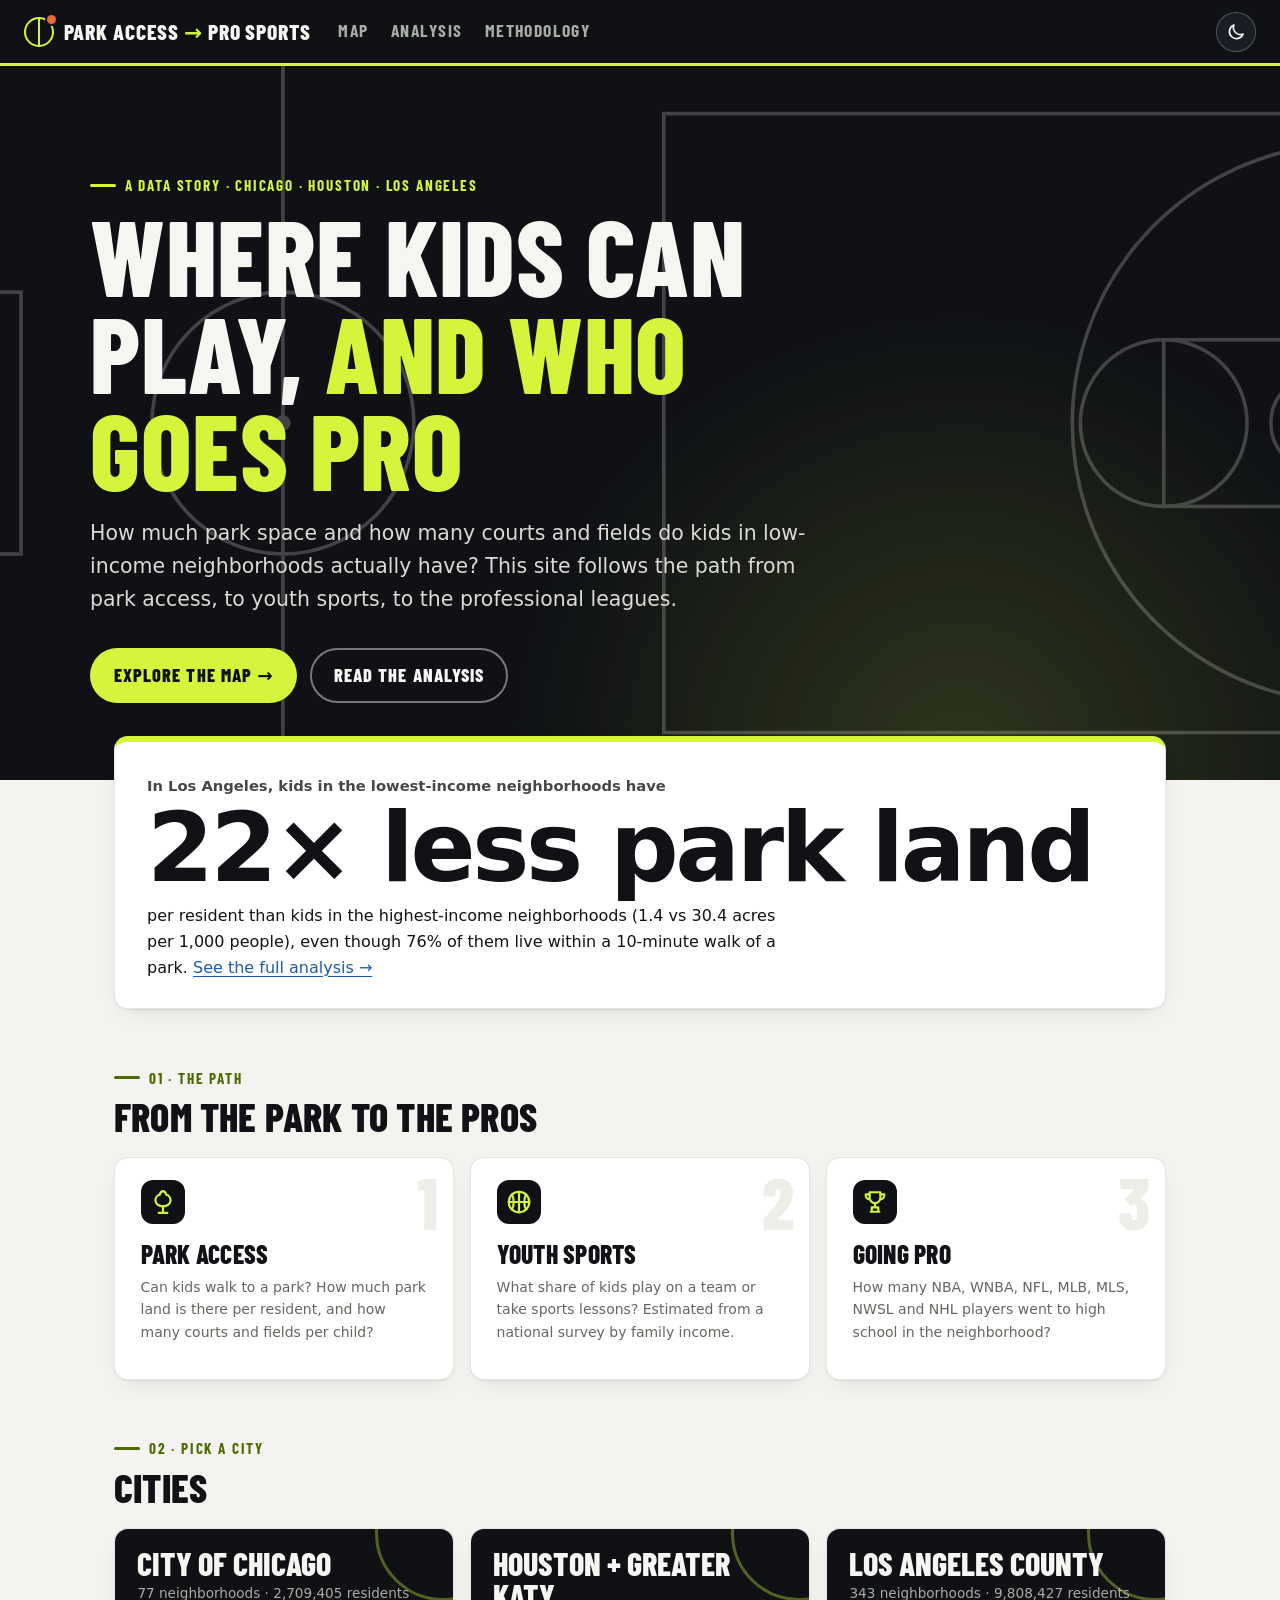
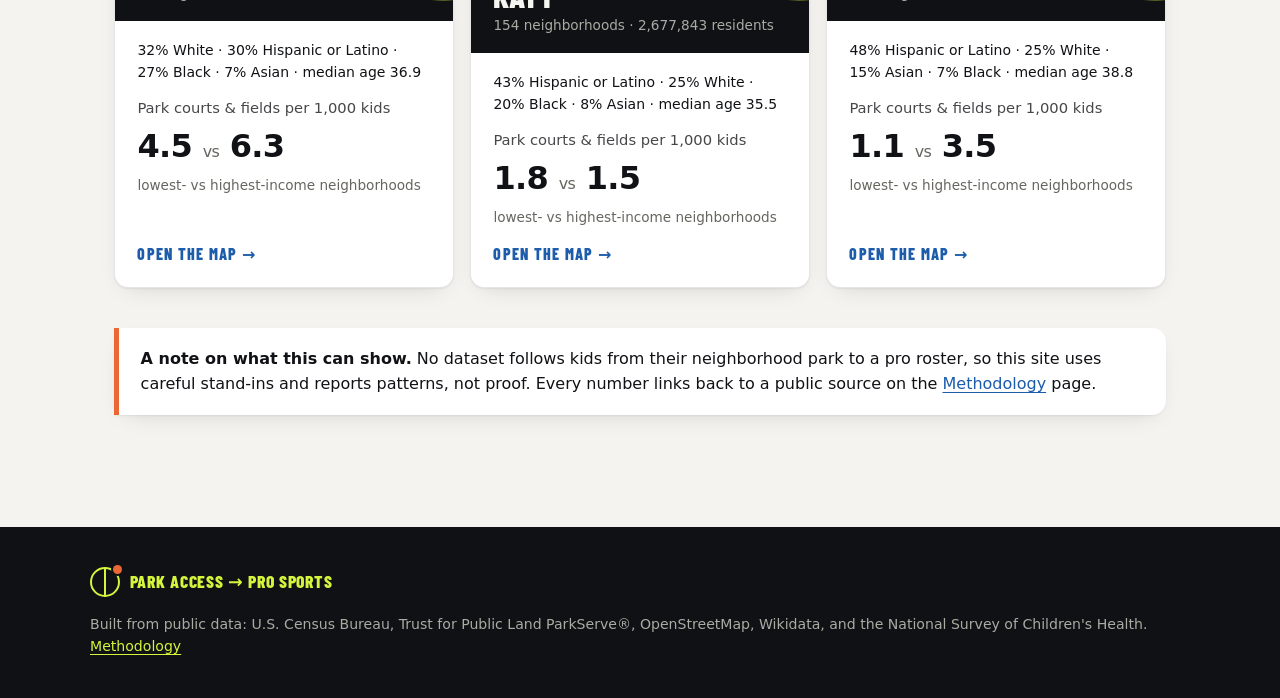
<file: site/index.html>
<!doctype html>
<html lang="en">
<head>
  <meta charset="utf-8">
  <meta name="viewport" content="width=device-width, initial-scale=1">
  <title>Park Access → Pro Sports</title>
  <meta name="description" content="Tracking park access in low-income neighborhoods and how it connects to youth sports and professional athletes.">
  <script>try{var t=localStorage.getItem("theme");if(t)document.documentElement.dataset.theme=t}catch(e){}</script>
  <link rel="stylesheet" href="css/style.css?v=__VERSION__">
</head>
<body>
  <a class="skip-link" href="#main">Skip to content</a>
  <header class="site-header">
    <a class="brand" href="index.html"><span class="brand-mark" aria-hidden="true"></span><span>Park Access <span class="brand-accent">→</span> Pro Sports</span></a>
    <nav class="site-nav" aria-label="Main">
      <a href="city.html" data-city-link>Map</a>
      <a href="analysis.html" data-city-link>Analysis</a>
      <a href="methodology.html" data-city-link>Methodology</a>
    </nav>
    <div class="header-tools"></div>
  </header>

  <main id="main">
    <section class="hero" aria-labelledby="hero-title">
      <!-- Original line art: a soccer pitch's center circle on the left, a basketball half court on the right. -->
      <svg class="hero-court" viewBox="0 0 1200 600" preserveAspectRatio="xMidYMid slice" aria-hidden="true"
           fill="none" stroke="#f5f5f2" stroke-width="3">
        <line x1="300" y1="-20" x2="300" y2="620"/>
        <circle cx="300" cy="300" r="110"/>
        <circle cx="300" cy="300" r="5" fill="#f5f5f2"/>
        <rect x="-40" y="190" width="120" height="220"/>
        <rect x="620" y="40" width="620" height="520"/>
        <rect x="1040" y="230" width="200" height="140"/>
        <circle cx="1040" cy="300" r="70"/>
        <path d="M1240 70 H1150 A235 235 0 0 0 1150 530 H1240"/>
        <line x1="1186" y1="270" x2="1186" y2="330" stroke="#d4f53c" stroke-width="5"/>
        <circle cx="1170" cy="300" r="12" stroke="#d4f53c"/>
        <path d="M1170 260 A40 40 0 0 0 1170 340" stroke-dasharray="0"/>
      </svg>
      <div class="hero-inner">
        <div class="kicker" id="hero-kicker">A data story</div>
        <h1 id="hero-title">Where kids can play, <em>and who goes pro</em></h1>
        <p class="hero-dek">How much park space and how many courts and fields do kids in low-income neighborhoods
          actually have? This site follows the path from park access, to youth sports, to the professional leagues.</p>
        <div class="hero-ctas">
          <a class="btn btn-primary" id="cta-map" href="city.html">Explore the map →</a>
          <a class="btn btn-ghost" id="cta-analysis" href="analysis.html">Read the analysis</a>
        </div>
      </div>
    </section>

    <div class="page" style="padding-top:0">
      <div class="stat-band" id="headline"></div>

      <div class="section-head">
        <div class="kicker">01 · The path</div>
        <h2>From the park to the pros</h2>
      </div>
      <div class="path" aria-label="The three steps this site tracks">
        <div class="card path-step"><span class="step-n" aria-hidden="true">1</span>
          <span class="step-icon" aria-hidden="true"><svg viewBox="0 0 24 24" fill="none" stroke="currentColor" stroke-width="2" stroke-linecap="round" stroke-linejoin="round"><path d="M12 22v-6"/><path d="M12 16c-4 0-7-2.4-7-5.6C5 7.5 7.4 5.6 9 5.2 9.6 3.4 10.7 2 12 2s2.4 1.4 3 3.2c1.6.4 4 2.3 4 5.2 0 3.2-3 5.6-7 5.6Z"/><path d="M8 22h8"/></svg></span>
          <h3>Park access</h3>
          <p class="small muted">Can kids walk to a park? How much park land is there per resident, and how many courts and fields per child?</p></div>
        <div class="card path-step"><span class="step-n" aria-hidden="true">2</span>
          <span class="step-icon" aria-hidden="true"><svg viewBox="0 0 24 24" fill="none" stroke="currentColor" stroke-width="2" stroke-linecap="round"><circle cx="12" cy="12" r="9.5"/><path d="M2.5 12h19M12 2.5v19"/><path d="M5.3 5.3c2.3 2.2 2.3 11.2 0 13.4M18.7 5.3c-2.3 2.2-2.3 11.2 0 13.4"/></svg></span>
          <h3>Youth sports</h3>
          <p class="small muted">What share of kids play on a team or take sports lessons? Estimated from a national survey by family income.</p></div>
        <div class="card path-step"><span class="step-n" aria-hidden="true">3</span>
          <span class="step-icon" aria-hidden="true"><svg viewBox="0 0 24 24" fill="none" stroke="currentColor" stroke-width="2" stroke-linecap="round" stroke-linejoin="round"><path d="M7 3h10v5a5 5 0 0 1-10 0Z"/><path d="M7 5H3.5a3.5 3.5 0 0 0 3.6 4.5M17 5h3.5a3.5 3.5 0 0 1-3.6 4.5"/><path d="M12 13v4M8 21h8M9 17h6v4H9z"/></svg></span>
          <h3>Going pro</h3>
          <p class="small muted">How many NBA, WNBA, NFL, MLB, MLS, NWSL and NHL players went to high school in the neighborhood?</p></div>
      </div>

      <div class="section-head">
        <div class="kicker">02 · Pick a city</div>
        <h2>Cities</h2>
      </div>
      <div class="city-grid" id="cities"><p class="muted">Loading…</p></div>

      <div class="callout caution" style="margin-top:2.5rem">
        <strong>A note on what this can show.</strong> No dataset follows kids from their neighborhood park to a pro
        roster, so this site uses careful stand-ins and reports patterns, not proof. Every number links back to a
        public source on the <a href="methodology.html">Methodology</a> page.
      </div>
    </div>
  </main>
  <footer class="site-footer"><div class="footer-inner">
    <a class="brand" href="index.html"><span class="brand-mark" aria-hidden="true"></span><span>Park Access <span class="brand-accent">→</span> Pro Sports</span></a>
    <div>Built from public data: U.S. Census Bureau, Trust for Public Land ParkServe®, OpenStreetMap, Wikidata, and the
      National Survey of Children's Health. <a href="methodology.html">Methodology</a></div>
  </div></footer>

  <script type="module">
    import { loadCities, fmt, fmtInt, escapeHtml, showError, setupCityNav, gap } from "./js/data.js?v=__VERSION__";
    try {
      const cities = await loadCities();
      setupCityNav(cities, cities[0].slug);
      document.getElementById("hero-kicker").textContent = `A data story · ${cities.map((c) => c.short_name).join(" · ")}`;
      document.getElementById("cities").innerHTML = cities.map((c) => {
        const lo = c.lowest_income_group, hi = c.highest_income_group;
        const demo = c.demographics ? Object.entries(c.demographics.race).sort((a, b) => b[1] - a[1]).slice(0, 4)
          .map(([k, v]) => `${Math.round(v * 100)}% ${escapeHtml(c.demographics.labels.race[k])}`).join(" · ") + ` · median age ${c.demographics.median_age}` : "";
        return `<a class="card city-card" href="city.html?city=${encodeURIComponent(c.slug)}">
          <div class="city-top"><h3>${escapeHtml(c.name)}</h3>
            <p class="city-meta">${fmtInt(c.totals.neighborhoods)} neighborhoods · ${fmtInt(c.totals.pop)} residents</p></div>
          <div class="city-body">
            ${demo ? `<p class="small" style="margin:0">${demo}</p>` : ""}
            <div class="stat"><span class="stat-label">Park courts &amp; fields per 1,000 kids</span>
              <span class="stat-value">${fmt(lo.facilities_per_1k_kids, "dec1")} <span class="muted" style="font-size:1rem;font-weight:500">vs</span> ${fmt(hi.facilities_per_1k_kids, "dec1")}</span>
              <span class="stat-note">lowest- vs highest-income neighborhoods</span></div>
            <span class="city-cta">Open the map →</span></div></a>`;
      }).join("");
      // Feature the city with the widest park-land gap, worded from its own numbers.
      const withGap = cities.map((c) => ({ c, g: gap(c.lowest_income_group.park_acres_per_1k, c.highest_income_group.park_acres_per_1k) }));
      const pick = withGap.filter((x) => x.g.dir === "less").sort((a, b) => b.g.n - a.g.n)[0];
      const featured = (pick ? pick.c : cities[0]).slug;
      document.getElementById("cta-map").href = `city.html?city=${encodeURIComponent(featured)}`;
      document.getElementById("cta-analysis").href = `analysis.html?city=${encodeURIComponent(featured)}`;
      if (pick) {
        const { c, g } = pick, lo = c.lowest_income_group, hi = c.highest_income_group;
        document.getElementById("headline").innerHTML = `<section class="card stat-callout" aria-label="Headline finding">
          <div class="stat-label">In ${escapeHtml(c.short_name)}, kids in the lowest-income neighborhoods have</div>
          <div class="hero-figure">${g.text}× less park land</div>
          <p style="max-width:62ch;margin:0">per resident than kids in the highest-income neighborhoods
            (${fmt(lo.park_acres_per_1k, "dec1")} vs ${fmt(hi.park_acres_per_1k, "dec1")} acres per 1,000 people), even though
            ${Math.round(lo.walk_access_pct * 100)}% of them live within a 10-minute walk of a park.
            <a href="analysis.html?city=${encodeURIComponent(c.slug)}">See the full analysis →</a></p></section>`;
      }
    } catch (err) { showError(document.getElementById("cities"), err); }
  </script>
  <script type="module" src="js/theme.js?v=__VERSION__"></script>
</body>
</html>
</file>
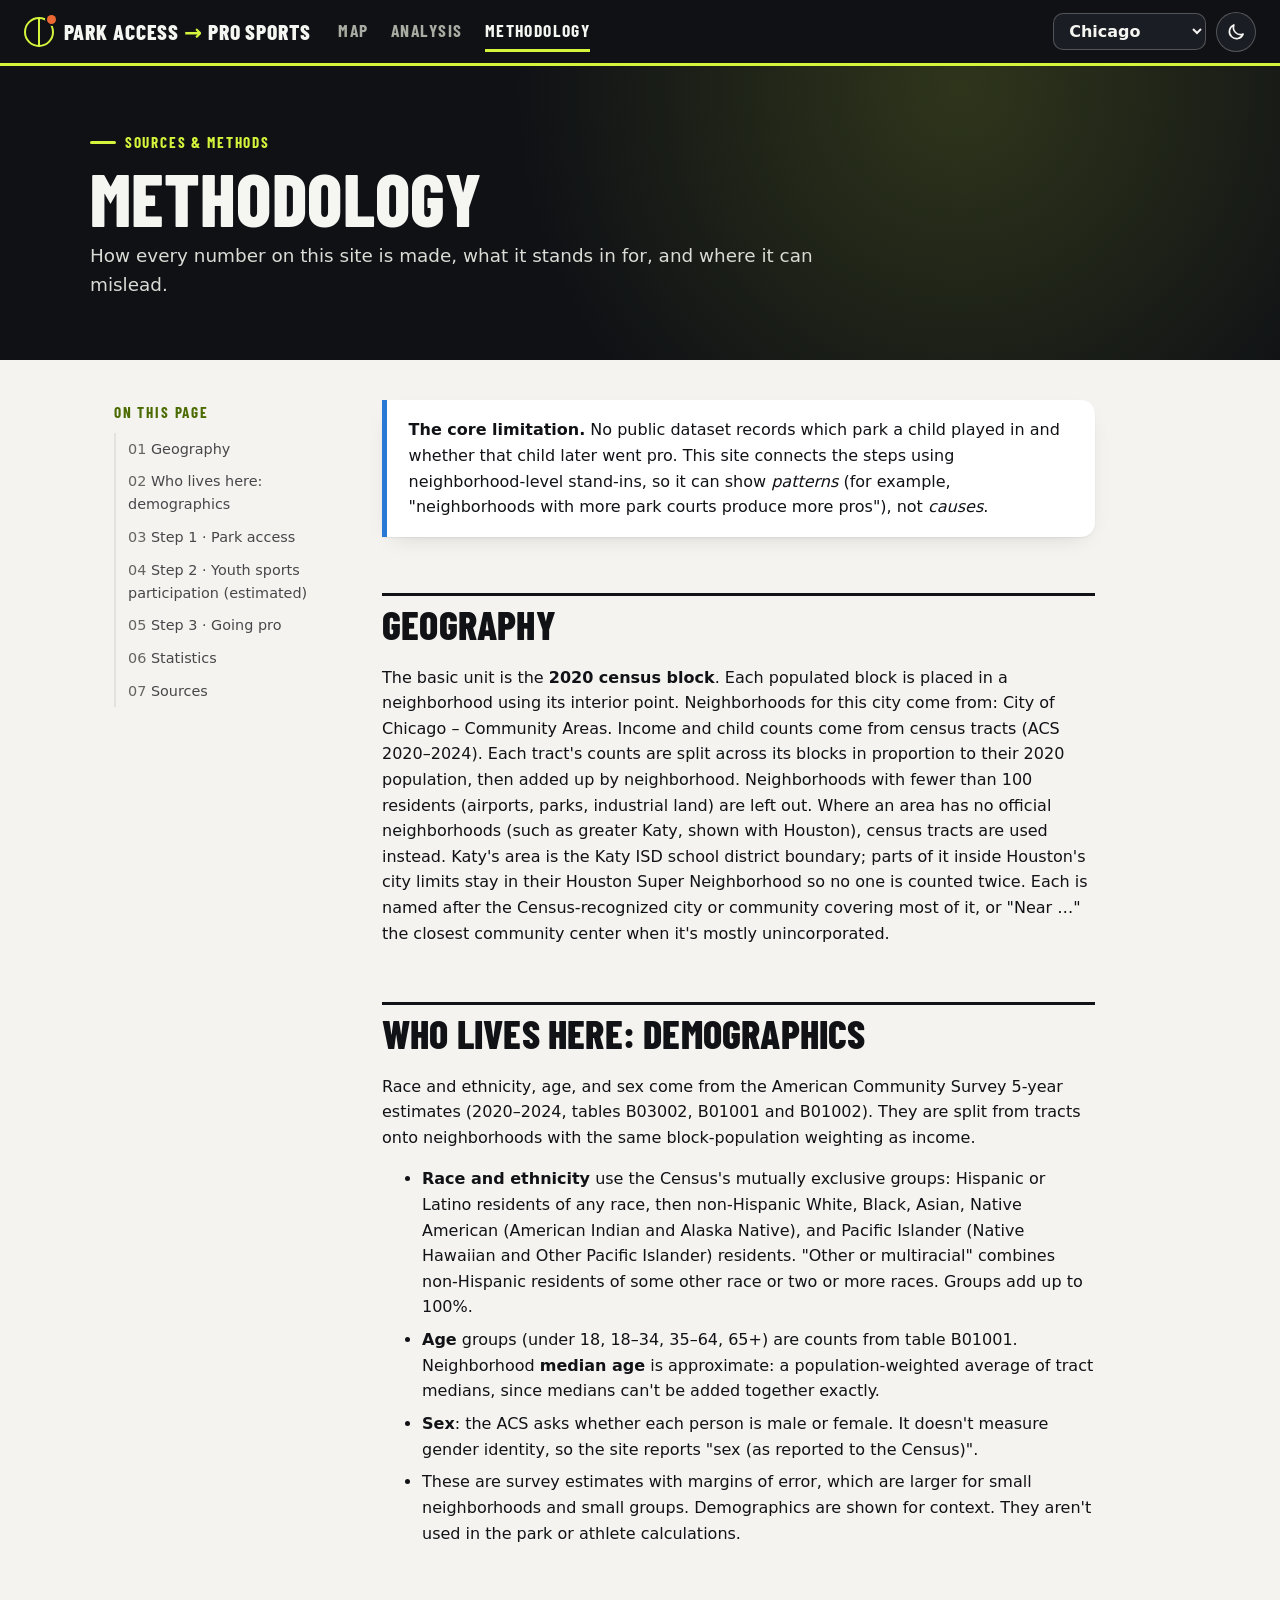
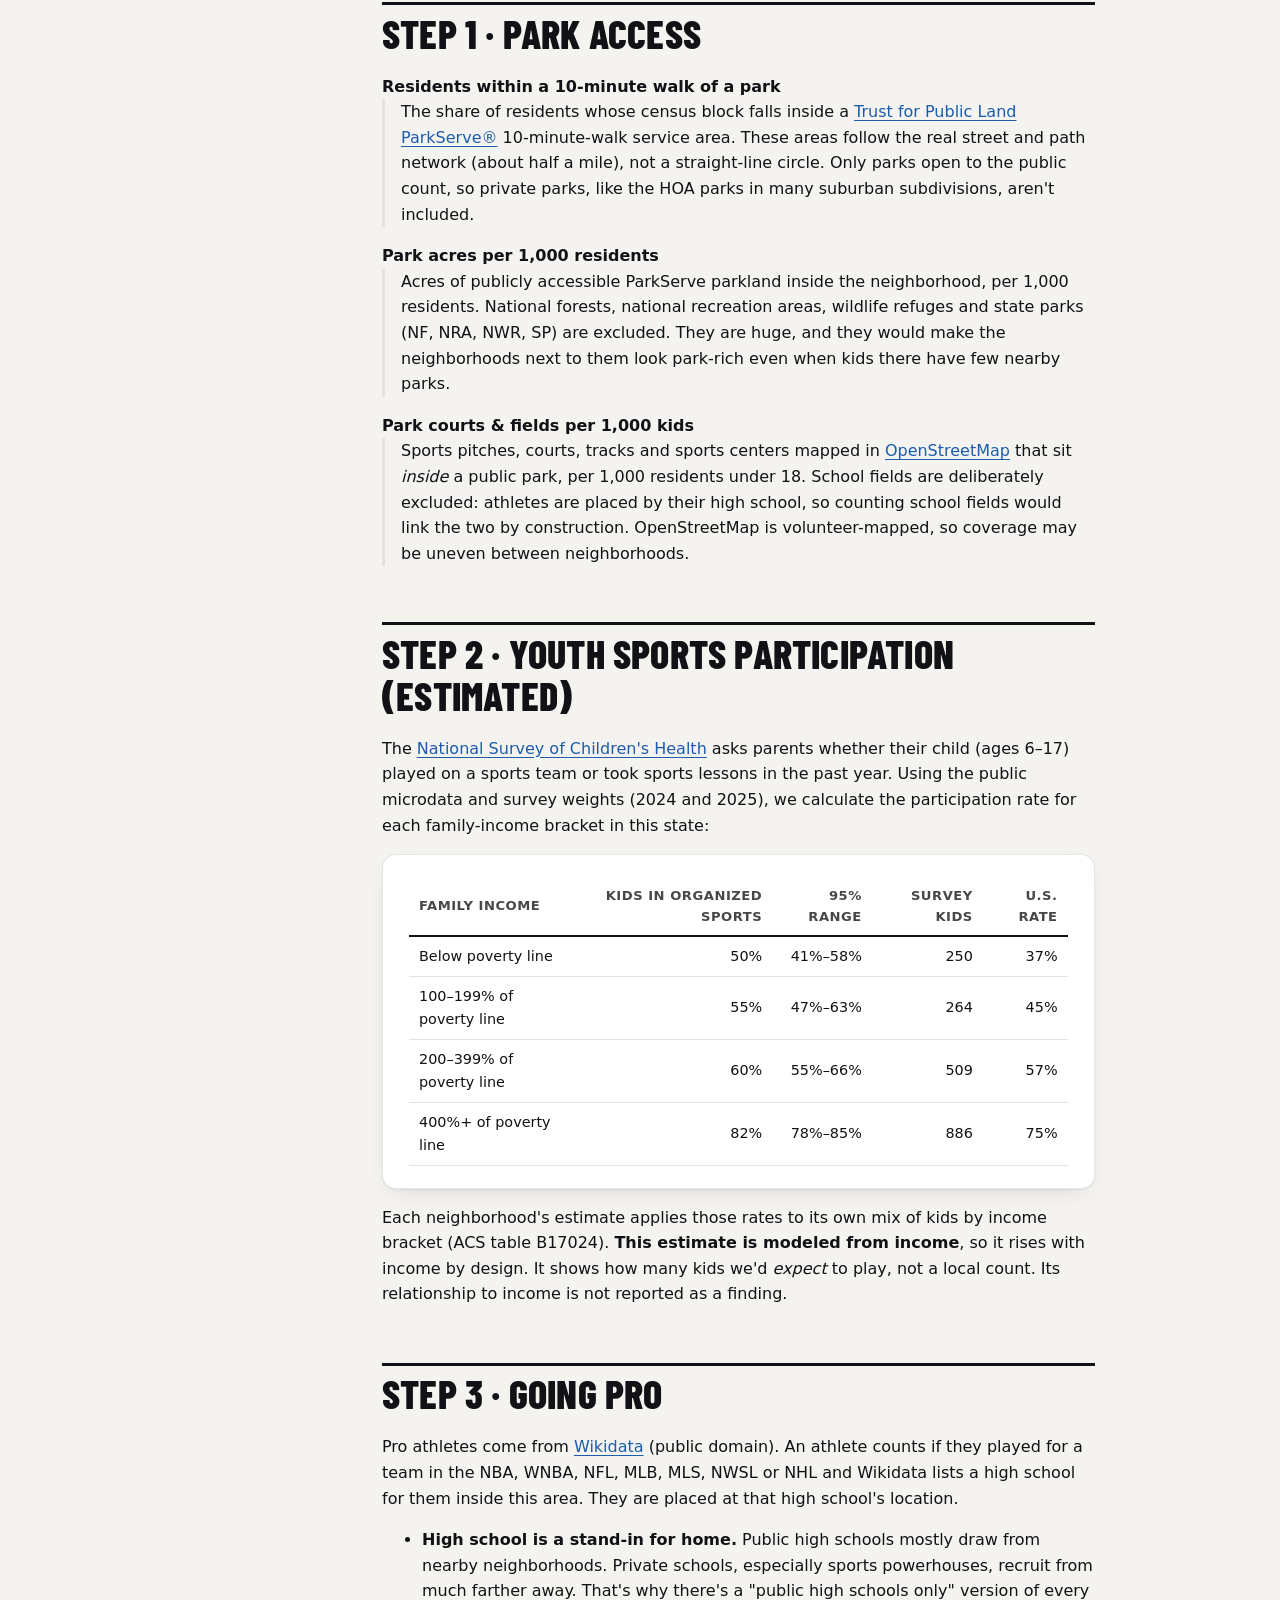
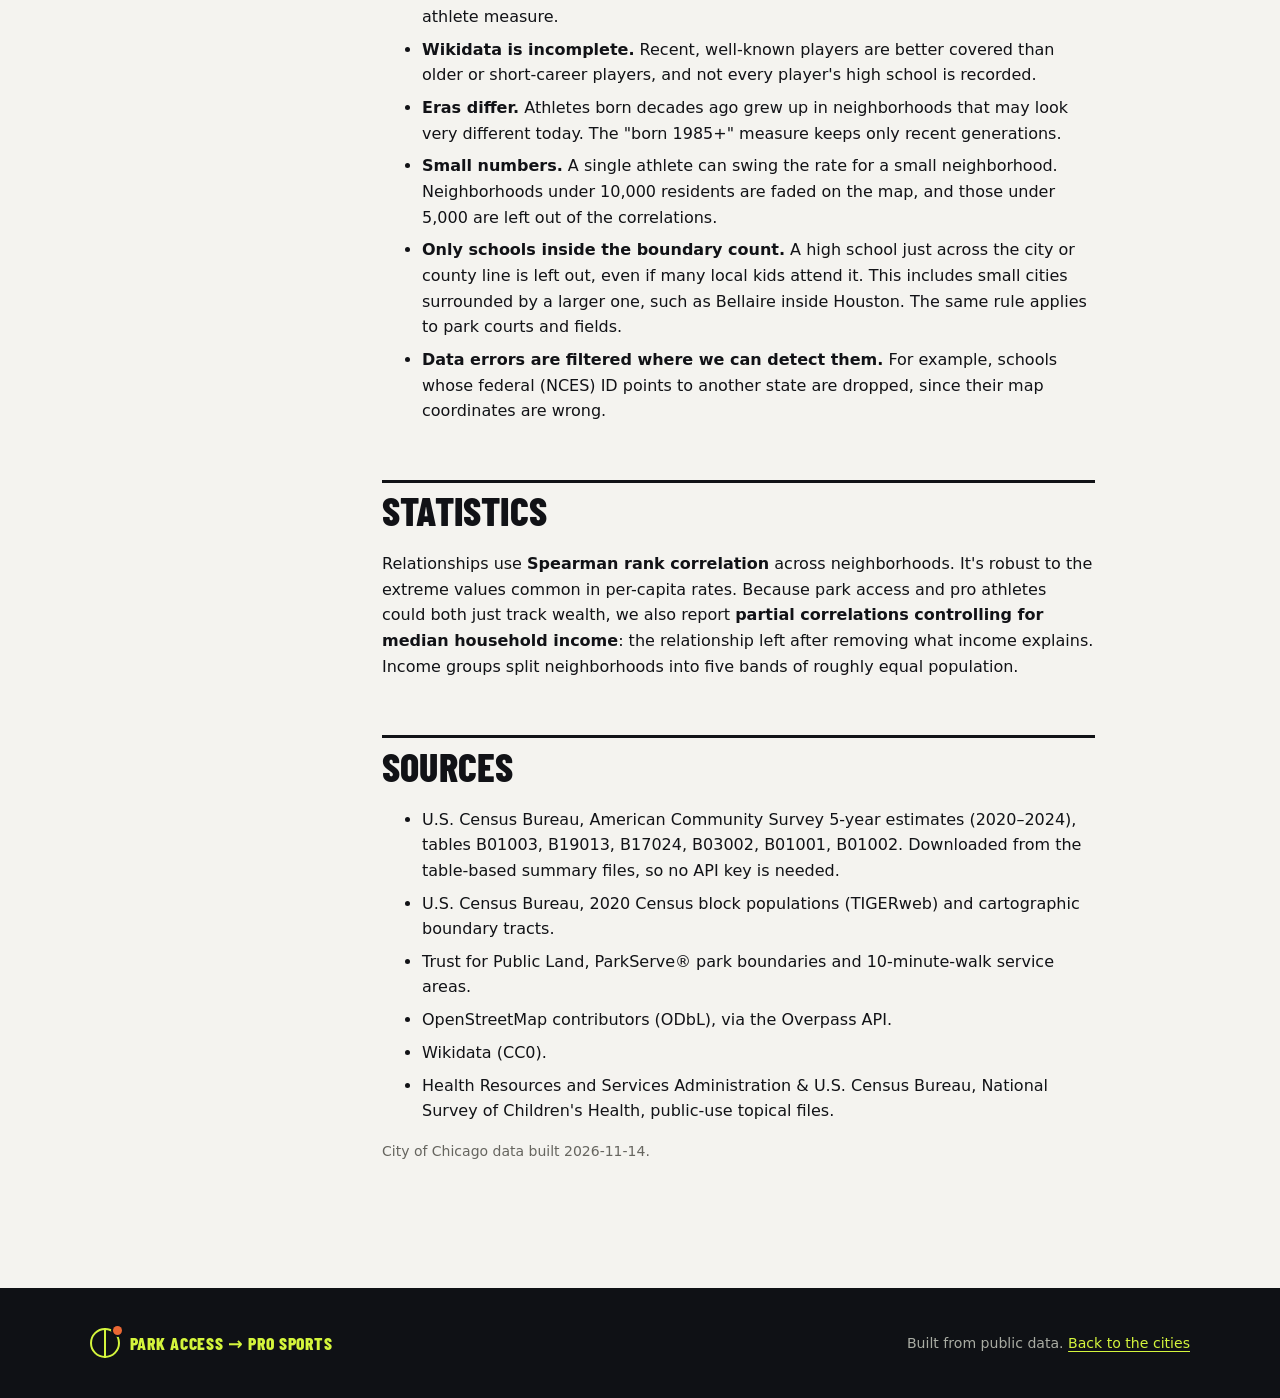
<file: site/methodology.html>
<!doctype html>
<html lang="en">
<head>
  <meta charset="utf-8">
  <meta name="viewport" content="width=device-width, initial-scale=1">
  <title>Methodology · Park Access to Pro Sports</title>
  <script>try{var t=localStorage.getItem("theme");if(t)document.documentElement.dataset.theme=t}catch(e){}</script>
  <link rel="stylesheet" href="css/style.css?v=__VERSION__">
</head>
<body>
  <a class="skip-link" href="#main">Skip to content</a>
  <header class="site-header">
    <a class="brand" href="index.html"><span class="brand-mark" aria-hidden="true"></span><span>Park Access <span class="brand-accent">→</span> Pro Sports</span></a>
    <nav class="site-nav" aria-label="Main">
      <a href="city.html" data-city-link>Map</a>
      <a href="analysis.html" data-city-link>Analysis</a>
      <a href="methodology.html" data-city-link aria-current="page">Methodology</a>
    </nav>
    <div class="header-tools">
      <label class="city-switch"><span class="visually-hidden">City</span><select id="city-select"></select></label>
    </div>
  </header>

  <main id="main">
    <section class="hero page-hero">
      <div class="hero-inner">
        <div class="kicker">Sources &amp; methods</div>
        <h1>Methodology</h1>
        <p class="lede">How every number on this site is made, what it stands in for, and where it can mislead.</p>
      </div>
    </section>
    <div class="article-layout">
      <nav class="toc" aria-label="On this page">
        <div class="group-title">On this page</div>
        <ol>
          <li><a href="#geography">Geography</a></li>
          <li><a href="#who-lives-here-demographics">Who lives here: demographics</a></li>
          <li><a href="#step-1-park-access">Step 1 · Park access</a></li>
          <li><a href="#step-2-youth-sports-participation-estimated">Step 2 · Youth sports participation (estimated)</a></li>
          <li><a href="#step-3-going-pro">Step 3 · Going pro</a></li>
          <li><a href="#statistics">Statistics</a></li>
          <li><a href="#sources">Sources</a></li>
        </ol>
      </nav>
      <article class="article">


    <div class="callout">
      <strong>The core limitation.</strong> No public dataset records which park a child played in and whether
      that child later went pro. This site connects the steps using neighborhood-level stand-ins, so it can show
      <em>patterns</em> (for example, "neighborhoods with more park courts produce more pros"), not
      <em>causes</em>.
    </div>

    <h2 id="geography">Geography</h2>
    <p>The basic unit is the <strong>2020 census block</strong>. Each populated block is placed in a neighborhood
      using its interior point. Neighborhoods for this city come from: <span id="nb-source"></span>.
      Income and child counts come from census tracts (ACS <span class="acs-years"></span>). Each tract's
      counts are split across its blocks in proportion to their 2020 population, then added up by neighborhood.
      Neighborhoods with fewer than 100 residents (airports, parks, industrial land) are left out.
      Where an area has no official neighborhoods (such as greater Katy, shown with Houston), census tracts are used instead.
      Katy's area is the Katy ISD school district boundary; parts of it inside Houston's city limits stay in their
      Houston Super Neighborhood so no one is counted twice. Each is named after
      the Census-recognized city or community covering most of it, or "Near …" the closest community center when it's
      mostly unincorporated.</p>

    <h2 id="who-lives-here-demographics">Who lives here: demographics</h2>
    <p>Race and ethnicity, age, and sex come from the American Community Survey 5-year estimates
      (<span class="acs-years"></span>, tables B03002, B01001 and B01002). They are split from tracts onto
      neighborhoods with the same block-population weighting as income.</p>
    <ul>
      <li><strong>Race and ethnicity</strong> use the Census's mutually exclusive groups: Hispanic or Latino
        residents of any race, then non-Hispanic White, Black, Asian, Native American (American Indian and Alaska
        Native), and Pacific Islander (Native Hawaiian and Other Pacific Islander) residents. "Other or
        multiracial" combines non-Hispanic residents of some other race or two or more races. Groups add up to 100%.</li>
      <li><strong>Age</strong> groups (under 18, 18–34, 35–64, 65+) are counts from table B01001. Neighborhood
        <strong>median age</strong> is approximate: a population-weighted average of tract medians, since medians
        can't be added together exactly.</li>
      <li><strong>Sex</strong>: the ACS asks whether each person is male or female. It doesn't measure gender
        identity, so the site reports "sex (as reported to the Census)".</li>
      <li>These are survey estimates with margins of error, which are larger for small neighborhoods and small groups.
        Demographics are shown for context. They aren't used in the park or athlete calculations.</li>
    </ul>

    <h2 id="step-1-park-access">Step 1 · Park access</h2>
    <dl>
      <dt><strong>Residents within a 10-minute walk of a park</strong></dt>
      <dd><p>The share of residents whose census block falls inside a
        <a href="https://www.tpl.org/parkserve">Trust for Public Land ParkServe®</a> 10-minute-walk service area.
        These areas follow the real street and path network (about half a mile), not a straight-line circle.
        Only parks open to the public count, so private parks, like the HOA parks in many suburban subdivisions,
        aren't included.</p></dd>
      <dt><strong>Park acres per 1,000 residents</strong></dt>
      <dd><p>Acres of publicly accessible ParkServe parkland inside the neighborhood, per 1,000 residents.
        National forests, national recreation areas, wildlife refuges and state parks
        (<span id="remote"></span>) are excluded. They are huge, and they would make the neighborhoods next
        to them look park-rich even when kids there have few nearby parks.</p></dd>
      <dt><strong>Park courts &amp; fields per 1,000 kids</strong></dt>
      <dd><p>Sports pitches, courts, tracks and sports centers mapped in
        <a href="https://www.openstreetmap.org/">OpenStreetMap</a> that sit <em>inside</em> a public park, per 1,000
        residents under 18. School fields are deliberately excluded: athletes are placed by their high
        school, so counting school fields would link the two by construction. OpenStreetMap is
        volunteer-mapped, so coverage may be uneven between neighborhoods.</p></dd>
    </dl>

    <h2 id="step-2-youth-sports-participation-estimated">Step 2 · Youth sports participation (estimated)</h2>
    <p>The <a href="https://www.census.gov/programs-surveys/nsch.html">National Survey of Children's Health</a>
      asks parents whether their child (ages 6–17) played on a sports team or took sports lessons in the past
      year. Using the public microdata and survey weights (<span id="nsch-years"></span>), we calculate the
      participation rate for each family-income bracket in this state:</p>
    <div class="table-wrap card"><table id="nsch-table"></table></div>
    <p style="margin-top:1rem">Each neighborhood's estimate applies those rates to its own mix of kids by income bracket
      (ACS table B17024). <strong>This estimate is modeled from income</strong>, so it rises with income by design.
      It shows how many kids we'd <em>expect</em> to play, not a local count. Its relationship to income is
      not reported as a finding.</p>

    <h2 id="step-3-going-pro">Step 3 · Going pro</h2>
    <p>Pro athletes come from <a href="https://www.wikidata.org/">Wikidata</a> (public domain). An athlete counts
      if they played for a team in the NBA, WNBA, NFL, MLB, MLS, NWSL or NHL and Wikidata lists a high school
      for them inside this area. They are placed at that high school's location.</p>
    <ul>
      <li><strong>High school is a stand-in for home.</strong> Public high schools mostly draw from nearby
        neighborhoods. Private schools, especially sports powerhouses, recruit from much farther away. That's
        why there's a "public high schools only" version of every athlete measure.</li>
      <li><strong>Wikidata is incomplete.</strong> Recent, well-known players are better covered than older or
        short-career players, and not every player's high school is recorded.</li>
      <li><strong>Eras differ.</strong> Athletes born decades ago grew up in neighborhoods that may look very
        different today. The "born <span class="recent-year"></span>+" measure keeps only recent generations.</li>
      <li><strong>Small numbers.</strong> A single athlete can swing the rate for a small neighborhood.
        Neighborhoods under <span class="min-reliable"></span> residents are faded on the map, and those under
        <span class="min-stats"></span> are left out of the correlations.</li>
      <li><strong>Only schools inside the boundary count.</strong> A high school just across the city or county
        line is left out, even if many local kids attend it. This includes small cities surrounded by a larger
        one, such as Bellaire inside Houston. The same rule applies to park courts and fields.</li>
      <li><strong>Data errors are filtered where we can detect them.</strong> For example, schools whose federal
        (NCES) ID points to another state are dropped, since their map coordinates are wrong.</li>
    </ul>

    <h2 id="statistics">Statistics</h2>
    <p>Relationships use <strong>Spearman rank correlation</strong> across neighborhoods. It's robust to the extreme
      values common in per-capita rates. Because park access and pro athletes could both just track wealth, we
      also report <strong>partial correlations controlling for median household income</strong>: the relationship
      left after removing what income explains. Income groups split neighborhoods into five bands of roughly
      equal population.</p>

    <h2 id="sources">Sources</h2>
    <ul>
      <li>U.S. Census Bureau, American Community Survey 5-year estimates (<span class="acs-years"></span>), tables B01003, B19013, B17024, B03002, B01001, B01002. Downloaded from the table-based summary files, so no API key is needed.</li>
      <li>U.S. Census Bureau, 2020 Census block populations (TIGERweb) and cartographic boundary tracts.</li>
      <li>Trust for Public Land, ParkServe® park boundaries and 10-minute-walk service areas.</li>
      <li>OpenStreetMap contributors (ODbL), via the Overpass API.</li>
      <li>Wikidata (CC0).</li>
      <li>Health Resources and Services Administration &amp; U.S. Census Bureau, National Survey of Children's Health, public-use topical files.</li>
    </ul>
    <p class="muted small" id="built"></p>
      </article>
    </div>
  </main>
  <footer class="site-footer"><div class="footer-inner">
    <a class="brand" href="index.html"><span class="brand-mark" aria-hidden="true"></span><span>Park Access <span class="brand-accent">→</span> Pro Sports</span></a>
    <div>Built from public data. <a href="index.html">Back to the cities</a></div>
  </div></footer>

  <script type="module">
    import { currentCity, setupCityNav, loadCity, fmt, fmtInt, escapeHtml, showError } from "./js/data.js?v=__VERSION__";
    try {
      const { city, cities } = await currentCity();
      setupCityNav(cities, city.slug);
      const { summary: s } = await loadCity(city.slug);
      const set = (sel, v) => document.querySelectorAll(sel).forEach((e) => (e.textContent = v));
      set("#nb-source", s.neighborhood_source);
      set(".acs-years", `${s.acs_year - 4}–${s.acs_year}`);
      set("#remote", s.thresholds.remote_park_designations.join(", "));
      set(".recent-year", s.thresholds.recent_birth_year);
      set(".min-reliable", fmtInt(s.thresholds.min_pop_reliable));
      set(".min-stats", fmtInt(s.thresholds.min_pop_for_stats));
      const p = s.participation;
      set("#nsch-years", p.years.join(" and "));
      document.getElementById("nsch-table").innerHTML = `<thead><tr><th>Family income</th><th class="n">Kids in organized sports</th>
        <th class="n">95% range</th><th class="n">Survey kids</th><th class="n">U.S. rate</th></tr></thead><tbody>${
        Object.values(p.brackets).map((b) => `<tr><td>${escapeHtml(b.label)}${b.scope === "national" ? " <span class='badge'>national rate used</span>" : ""}</td>
          <td class="n">${fmt(b.rate, "pct")}</td><td class="n">${fmt(b.ci95[0], "pct")}–${fmt(b.ci95[1], "pct")}</td>
          <td class="n">${fmtInt(b.n)}</td><td class="n">${fmt(b.national_rate, "pct")}</td></tr>`).join("")}</tbody>`;
      document.getElementById("built").textContent = `${s.city.name} data built ${s.built}.`;
    } catch (err) { showError(document.getElementById("main"), err); }
  </script>
  <script type="module" src="js/theme.js?v=__VERSION__"></script>
</body>
</html>
</file>
<file: site/css/style.css>
/* =====================================================================
   Park Access → Pro Sports · bold sports-editorial design
   Chrome (header, hero bands, buttons, kickers) is separate from the data
   colors: --seq-*, --ord-*, --cat-*, --athlete, --park come from the
   validated dataviz palette and are unchanged.
   ===================================================================== */

@font-face {
  font-family: "Barlow Condensed"; font-weight: 700; font-style: normal; font-display: swap;
  src: url("../fonts/BarlowCondensed-Bold.woff2?v=__VERSION__") format("woff2");
}
@font-face {
  font-family: "Barlow Condensed"; font-weight: 800; font-style: normal; font-display: swap;
  src: url("../fonts/BarlowCondensed-ExtraBold.woff2?v=__VERSION__") format("woff2");
}

/* ------------------------------------------------------------------ tokens: light */
:root {
  color-scheme: light;
  --page: #f4f3ef;
  --surface: #ffffff;
  --surface-2: #eeede8;
  --text: #111216;
  --text-2: #47474a;
  --muted: #66655f;
  --grid: #e3e2dc;
  --axis: #c3c2b7;
  --border: rgba(17, 18, 22, 0.10);
  --shadow: 0 1px 2px rgba(17, 18, 22, .06), 0 8px 24px -12px rgba(17, 18, 22, .18);
  --accent: #2a78d6;          /* data blue (categorical slot 1) */
  --accent-ink: #1c5cab;      /* links */
  --athlete: #eb6834;
  --park: #1baf7a;
  --nodata: #e1e0d9;
  --focus: #1c5cab;
  --kicker: #4b6b00;          /* dark olive: the lime accent, readable on light surfaces */
  /* chrome: ink bands and the chalk-lime accent */
  --ink: #0f1115;
  --ink-2: #1a1d23;
  --ink-text: #f5f5f2;
  --ink-muted: #a9aca3;
  --lime: #d4f53c;
  --lime-ink: #0f1115;
  --btn-bg: #111216;  --btn-text: #d4f53c;
  /* data palettes (validated; do not change) */
  --seq-1: #cde2fb; --seq-2: #86b6ef; --seq-3: #3987e5; --seq-4: #1c5cab; --seq-5: #0d366b;
  --ord-1: #86b6ef; --ord-2: #5598e7; --ord-3: #2a78d6; --ord-4: #1c5cab; --ord-5: #0d366b;
  --cat-1: #2a78d6; --cat-2: #eb6834; --cat-3: #1baf7a; --cat-4: #eda100;
  --cat-5: #e87ba4; --cat-6: #008300; --cat-7: #6250d6; --cat-8: #e34948;
  --font: system-ui, -apple-system, "Segoe UI", sans-serif;
  --display: "Barlow Condensed", "Arial Narrow", "Helvetica Neue", system-ui, sans-serif;
  --radius: 14px;
}

/* ------------------------------------------------------------------ tokens: dark
   Applied by the OS setting unless the viewer picked light, or by the toggle. */
@media (prefers-color-scheme: dark) {
  :root:where(:not([data-theme="light"])) {
    color-scheme: dark;
    --page: #0b0c0f; --surface: #16181d; --surface-2: #20232a;
    --text: #f2f2ee; --text-2: #c4c6bf; --muted: #9a9d95;
    --grid: #2a2d34; --axis: #3a3d44; --border: rgba(255, 255, 255, 0.09);
    --shadow: 0 1px 2px rgba(0,0,0,.4), 0 10px 28px -14px rgba(0,0,0,.7);
    --accent: #3987e5; --accent-ink: #86b6ef; --athlete: #d95926; --park: #199e70;
    --nodata: #383835; --focus: #d4f53c; --kicker: #d4f53c;
    --ink: #050608; --ink-2: #111318; --btn-bg: #d4f53c; --btn-text: #0f1115;
    --seq-1: #104281; --seq-2: #1c5cab; --seq-3: #2a78d6; --seq-4: #6da7ec; --seq-5: #b7d3f6;
    --ord-1: #184f95; --ord-2: #256abf; --ord-3: #3987e5; --ord-4: #6da7ec; --ord-5: #b7d3f6;
    --cat-1: #3987e5; --cat-2: #d95926; --cat-3: #199e70; --cat-4: #c98500;
    --cat-5: #d55181; --cat-6: #0ca30c; --cat-7: #9085e9; --cat-8: #e66767;
  }
}
:root[data-theme="dark"] {
  color-scheme: dark;
  --page: #0b0c0f; --surface: #16181d; --surface-2: #20232a;
  --text: #f2f2ee; --text-2: #c4c6bf; --muted: #9a9d95;
  --grid: #2a2d34; --axis: #3a3d44; --border: rgba(255, 255, 255, 0.09);
  --shadow: 0 1px 2px rgba(0,0,0,.4), 0 10px 28px -14px rgba(0,0,0,.7);
  --accent: #3987e5; --accent-ink: #86b6ef; --athlete: #d95926; --park: #199e70;
  --nodata: #383835; --focus: #d4f53c; --kicker: #d4f53c;
  --ink: #050608; --ink-2: #111318; --btn-bg: #d4f53c; --btn-text: #0f1115;
  --seq-1: #104281; --seq-2: #1c5cab; --seq-3: #2a78d6; --seq-4: #6da7ec; --seq-5: #b7d3f6;
  --ord-1: #184f95; --ord-2: #256abf; --ord-3: #3987e5; --ord-4: #6da7ec; --ord-5: #b7d3f6;
  --cat-1: #3987e5; --cat-2: #d95926; --cat-3: #199e70; --cat-4: #c98500;
  --cat-5: #d55181; --cat-6: #0ca30c; --cat-7: #9085e9; --cat-8: #e66767;
}

/* ------------------------------------------------------------------ base */
* { box-sizing: border-box; }
html, body { margin: 0; }
body { font: 16px/1.6 var(--font); background: var(--page); color: var(--text); -webkit-font-smoothing: antialiased; }
a { color: var(--accent-ink); text-underline-offset: .18em; }
a:hover { text-decoration-thickness: 2px; }
:focus-visible { outline: 3px solid var(--focus); outline-offset: 2px; border-radius: 4px; }
h1, h2, h3 { line-height: 1.05; margin: 0 0 .5em; }
h1, h2, .display {
  font-family: var(--display); font-weight: 800; text-transform: uppercase; letter-spacing: .005em;
}
h1 { font-size: clamp(2.6rem, 5.5vw, 4.2rem); }
h2 { font-size: clamp(1.9rem, 3.2vw, 2.5rem); margin-top: 1.4em; }
h3 { font-size: 1.12rem; line-height: 1.25; font-weight: 700; }
p { margin: 0 0 1em; }
.muted { color: var(--muted); }
.small { font-size: .875rem; }
.num { font-variant-numeric: tabular-nums; }
.visually-hidden { position: absolute !important; width: 1px; height: 1px; overflow: hidden; clip: rect(0 0 0 0); white-space: nowrap; }
.skip-link { position: absolute; left: -999px; top: 0; background: var(--surface); padding: .5em 1em; z-index: 9999; }
.skip-link:focus { left: 8px; top: 8px; }

/* kicker: small display-caps label above a heading ("01 · WHO LIVES HERE") */
.kicker {
  display: inline-flex; align-items: center; gap: .55rem;
  font-family: var(--display); font-weight: 700; font-size: .95rem; letter-spacing: .12em; text-transform: uppercase;
  color: var(--kicker); margin-bottom: .35rem;
}
.kicker::before { content: ""; width: 26px; height: 3px; background: currentColor; border-radius: 2px; }
.section-head { margin: 3.25rem 0 1.25rem; }
.section-head h2 { margin: 0; }
.section-head p { margin: .6rem 0 0; color: var(--text-2); max-width: 70ch; }

/* ------------------------------------------------------------------ buttons */
select, input[type="search"], button {
  font: inherit; color: var(--text); background: var(--surface);
  border: 1px solid var(--axis); border-radius: 10px; padding: .45rem .7rem;
}
button { cursor: pointer; }
button:hover { background: var(--surface-2); }
.btn {
  display: inline-flex; align-items: center; gap: .5rem; text-decoration: none;
  font-family: var(--display); font-weight: 800; font-size: 1.15rem; letter-spacing: .06em; text-transform: uppercase;
  padding: .7rem 1.35rem; border-radius: 999px; border: 2px solid transparent; transition: transform .15s, background .15s;
}
.btn-primary { background: var(--lime); color: var(--lime-ink); }
.btn-primary:hover { background: #e3ff63; }
.btn-ghost { color: var(--ink-text); border-color: rgba(245, 245, 242, .45); }
.btn-ghost:hover { border-color: var(--lime); color: var(--lime); }
.btn:hover { transform: translateY(-1px); }

/* ------------------------------------------------------------------ header */
.site-header {
  display: flex; align-items: center; gap: 1.75rem; flex-wrap: wrap;
  padding: .7rem 1.5rem; background: var(--ink); color: var(--ink-text);
  border-bottom: 3px solid var(--lime);
}
.brand {
  display: flex; align-items: center; gap: .6rem; text-decoration: none; color: var(--ink-text);
  font-family: var(--display); font-weight: 800; font-size: 1.35rem; letter-spacing: .04em; text-transform: uppercase; line-height: 1;
}
.brand-mark { width: 30px; height: 30px; flex: none; display: inline-block; position: relative; border-radius: 50%; border: 2.5px solid var(--lime); }
.brand-mark::before { content: ""; position: absolute; left: 50%; top: -2px; bottom: -2px; width: 2.5px; margin-left: -1.25px; background: var(--lime); }
.brand-mark::after { content: ""; position: absolute; width: 9px; height: 9px; border-radius: 50%; background: var(--athlete); right: -4px; top: -4px; box-shadow: 0 0 0 2px var(--ink); }
.brand-accent { color: var(--lime); }
.site-nav { display: flex; gap: 1.4rem; flex-wrap: wrap; }
.site-nav a {
  color: var(--ink-muted); text-decoration: none; padding: .3rem 0;
  font-family: var(--display); font-weight: 700; font-size: 1.1rem; letter-spacing: .08em; text-transform: uppercase;
  border-bottom: 3px solid transparent;
}
.site-nav a:hover { color: var(--ink-text); }
.site-nav a[aria-current="page"] { color: var(--ink-text); border-bottom-color: var(--lime); }
.header-tools { margin-left: auto; display: flex; align-items: center; gap: .6rem; }
.site-header select { background: var(--ink-2); color: var(--ink-text); border-color: rgba(245,245,242,.25); font-weight: 600; }
.theme-toggle {
  width: 40px; height: 40px; padding: 0; display: inline-grid; place-items: center; border-radius: 50%;
  background: var(--ink-2); color: var(--ink-text); border: 1px solid rgba(245,245,242,.25);
}
.theme-toggle:hover { background: var(--ink-2); border-color: var(--lime); color: var(--lime); }
.theme-toggle svg { width: 20px; height: 20px; }
.site-header :focus-visible { outline-color: var(--lime); }
@media (max-width: 640px) {
  .site-header { gap: .5rem 1rem; }
  .brand { font-size: 1.15rem; }
  .site-nav { order: 3; width: 100%; gap: 1.1rem; }
}

/* ------------------------------------------------------------------ hero bands */
.hero {
  position: relative; overflow: hidden; background: var(--ink); color: var(--ink-text);
  padding: clamp(3.5rem, 8vw, 6.5rem) 1.5rem clamp(3rem, 6vw, 5rem);
}
.hero::after { /* soft lime glow from the corner */
  content: ""; position: absolute; inset: auto -10% -60% auto; width: 70%; aspect-ratio: 1;
  background: radial-gradient(closest-side, rgba(212,245,60,.16), transparent); pointer-events: none;
}
.hero-court { position: absolute; inset: 0; width: 100%; height: 100%; opacity: .22; pointer-events: none; }
.hero-inner { position: relative; z-index: 1; max-width: 1100px; margin: 0 auto; }
.hero .kicker { color: var(--lime); }
.hero h1 { font-size: clamp(3rem, 8.5vw, 6.6rem); line-height: .92; margin: .2rem 0 1.25rem; max-width: 14ch; }
.hero h1 em { font-style: normal; color: var(--lime); }
.hero-dek { font-size: clamp(1.05rem, 1.6vw, 1.3rem); color: #d9dbd4; max-width: 58ch; margin-bottom: 2rem; }
.hero-ctas { display: flex; flex-wrap: wrap; gap: .8rem; }
.page-hero { padding: clamp(2.5rem, 5vw, 3.75rem) 1.5rem; }
.page-hero h1 { font-size: clamp(2.5rem, 6vw, 4.6rem); margin-bottom: .6rem; max-width: 22ch; }
.page-hero .lede { color: #d9dbd4; margin: 0; }

/* ------------------------------------------------------------------ page layout */
.page { max-width: 1100px; margin: 0 auto; padding: 2rem 1.5rem 4rem; }
.lede { font-size: 1.15rem; color: var(--text-2); max-width: 62ch; }
.card {
  background: var(--surface); border: 1px solid var(--border); border-radius: var(--radius);
  padding: 1.35rem 1.6rem; box-shadow: var(--shadow);
}
.grid { display: grid; gap: 1rem; }
.grid-3 { grid-template-columns: repeat(auto-fit, minmax(240px, 1fr)); }
.callout {
  border-left: 5px solid var(--accent); background: var(--surface); padding: 1.1rem 1.35rem;
  border-radius: 0 var(--radius) var(--radius) 0; box-shadow: var(--shadow);
}
.callout.caution { border-left-color: var(--athlete); }

/* ------------------------------------------------------------------ stat callouts */
.hero-figure { font-size: clamp(3.4rem, 9vw, 6rem); font-weight: 800; letter-spacing: -0.035em; line-height: .95; margin: .3rem 0 .6rem; }
.stat-callout { position: relative; padding: 2rem 2rem 1.75rem; border-top: 6px solid var(--lime); }
.stat-callout .stat-label { font-weight: 600; }
.stat { display: flex; flex-direction: column; gap: .15rem; }
.stat-label { color: var(--text-2); font-size: .92rem; }
.stat-value { font-size: 2rem; font-weight: 800; letter-spacing: -0.02em; }
.stat-note { color: var(--muted); font-size: .85rem; }
.stat-band { margin-top: -2.75rem; position: relative; z-index: 2; }

/* the 3-step path (landing) */
.path { display: grid; grid-template-columns: repeat(3, 1fr); gap: 1rem; margin: 1.25rem 0 0; counter-reset: step; }
.path-step { position: relative; overflow: hidden; }
.path-step .step-n {
  font-family: var(--display); font-weight: 800; font-size: 4.5rem; line-height: .8; color: var(--surface-2);
  position: absolute; right: 1rem; top: .9rem; letter-spacing: -.02em;
}
.path-step .step-icon { width: 44px; height: 44px; border-radius: 12px; display: grid; place-items: center; background: var(--ink); color: var(--lime); margin-bottom: .9rem; }
.path-step .step-icon svg { width: 26px; height: 26px; }
.path-step h3 { font-family: var(--display); font-weight: 800; font-size: 1.6rem; text-transform: uppercase; letter-spacing: .01em; margin-bottom: .35rem; }
.path .arrow { display: none; }
@media (max-width: 760px) { .path { grid-template-columns: 1fr; } }

/* city tiles (landing) */
.city-grid { display: grid; gap: 1rem; grid-template-columns: repeat(auto-fit, minmax(290px, 1fr)); }
.city-card {
  display: flex; flex-direction: column; text-decoration: none; color: inherit; padding: 0; overflow: hidden;
  transition: transform .18s, box-shadow .18s, border-color .18s;
}
.city-card:hover { transform: translateY(-3px); border-color: var(--accent); }
.city-card .city-top { background: var(--ink); color: var(--ink-text); padding: 1.1rem 1.4rem 1rem; position: relative; overflow: hidden; }
.city-card .city-top::after { content: ""; position: absolute; right: -58px; top: -64px; width: 130px; height: 130px; border-radius: 50%; border: 3px solid rgba(212,245,60,.35); }
.city-card .city-top > * { position: relative; z-index: 1; }
.city-card h3 { font-family: var(--display); font-weight: 800; font-size: 2rem; line-height: 1; text-transform: uppercase; margin: 0 0 .3rem; color: var(--ink-text); }
.city-card .city-meta { color: var(--ink-muted); font-size: .85rem; margin: 0; }
.city-card .city-body { padding: 1.1rem 1.4rem 1.3rem; display: flex; flex-direction: column; gap: .75rem; flex: 1; }
.city-card .city-cta { margin-top: auto; font-family: var(--display); font-weight: 800; letter-spacing: .08em; text-transform: uppercase; color: var(--accent-ink); }

/* ------------------------------------------------------------------ footer */
footer.site-footer { background: var(--ink); color: var(--ink-muted); font-size: .88rem; padding: 2.5rem 1.5rem; margin-top: 3rem; }
footer.site-footer .footer-inner { max-width: 1100px; margin: 0 auto; display: flex; flex-wrap: wrap; gap: 1rem 2rem; justify-content: space-between; align-items: center; }
footer.site-footer a { color: var(--lime); }
footer.site-footer .brand { font-size: 1.1rem; }

/* ------------------------------------------------------------------ map page */
.map-layout { display: grid; grid-template-columns: 310px 1fr 370px; height: calc(100vh - 60px); min-height: 560px; }
/* Map page on desktop: the page is exactly the window, so it never scrolls. The
   header and map stay put and only the side panels scroll, each inside itself. */
body.map-page { height: 100vh; height: 100dvh; display: flex; flex-direction: column; overflow: hidden; }
body.map-page .site-header { flex: none; }
body.map-page .map-layout { flex: 1 1 auto; height: auto; min-height: 0; grid-template-rows: minmax(0, 1fr); }
.map-layout > * { min-height: 0; }
/* position: relative keeps absolutely positioned children (e.g. screen-reader-only
   labels) inside the scrolling panel instead of stretching the whole page. */
.sidebar, .detail { position: relative; overflow-y: auto; overscroll-behavior: contain; background: var(--surface); padding: 1.25rem 1.3rem; }
#table-view { overscroll-behavior: contain; }
.sidebar { border-right: 1px solid var(--border); }
.detail { border-left: 1px solid var(--border); }
#map { height: 100%; background: var(--surface-2); }
@media (max-width: 1100px) {
  /* Stacked layout on smaller screens: let the page scroll normally again. */
  body.map-page { height: auto; display: block; overflow: visible; }
  body.map-page .map-layout { grid-template-rows: none; }
  .map-layout { grid-template-columns: 1fr; height: auto; }
  #map { height: 70vh; }
  .sidebar, .detail { border: 0; }
}
.sidebar h1 { font-size: 2.1rem; line-height: .95; margin-bottom: .35rem; }
.sidebar .city-sub { color: var(--muted); font-size: .85rem; margin-bottom: 1.25rem; }
fieldset { border: 0; padding: 0; margin: 0 0 1.4rem; }
legend.group, .group-title {
  font-family: var(--display); font-weight: 700; font-size: .95rem; letter-spacing: .12em; text-transform: uppercase;
  color: var(--kicker); margin-bottom: .55rem; padding: 0;
}
.layer-group-title { font-size: .72rem; font-weight: 700; letter-spacing: .08em; text-transform: uppercase; color: var(--muted); margin: .9rem .2rem .3rem; }
.layer-group-title:first-child { margin-top: 0; }
.layer-option {
  display: flex; gap: .6rem; align-items: center; padding: .5rem .65rem; margin: 2px 0; border-radius: 10px;
  cursor: pointer; border: 1px solid transparent; font-size: .93rem; transition: background .12s, border-color .12s;
}
.layer-option:hover { background: var(--surface-2); }
.layer-option:has(input:checked) { background: var(--ink); color: var(--ink-text); border-color: var(--ink); }
.layer-option:has(input:checked) input { accent-color: var(--lime); }
.layer-option input { margin: 0; accent-color: var(--accent); flex: none; }
.layer-option .step-tag { font-size: .72rem; color: var(--muted); display: block; }
.check-option { display: flex; gap: .55rem; align-items: center; padding: .3rem .4rem; cursor: pointer; }
.check-option input { accent-color: var(--accent); }
.swatch-dot { width: 10px; height: 10px; border-radius: 50%; display: inline-block; box-shadow: 0 0 0 2px var(--surface); flex: none; }
#view-toggle { width: 100%; font-family: var(--display); font-weight: 800; letter-spacing: .08em; text-transform: uppercase; background: var(--btn-bg); color: var(--btn-text); border: 0; padding: .65rem; border-radius: 999px; }
#view-toggle:hover { filter: brightness(1.08); }

/* map legend (Leaflet control, bottom-right) */
.map-legend {
  background: var(--surface); color: var(--text); border: 1px solid var(--border); border-radius: var(--radius);
  box-shadow: var(--shadow); padding: .8rem 1rem; width: 275px; max-height: calc(100vh - 150px); overflow-y: auto;
  font-size: .85rem; line-height: 1.4; border-top: 4px solid var(--lime);
}
.legend-top { display: flex; justify-content: space-between; align-items: center; gap: .5rem; }
.legend-title { font-family: var(--display); font-weight: 800; font-size: 1.25rem; letter-spacing: .06em; text-transform: uppercase; margin: 0; }
.legend-toggle { font-size: .78rem; padding: .15rem .6rem; border-radius: 999px; }
.legend-section { border-top: 1px solid var(--grid); margin-top: .65rem; padding-top: .65rem; }
.legend-heading { font-weight: 700; display: flex; align-items: center; gap: .4rem; margin-bottom: .2rem; }
.legend-metric { color: var(--text-2); margin-bottom: .45rem; }
.legend-note { color: var(--muted); font-size: .78rem; margin: .45rem 0 0; }
.legend-circles { display: flex; align-items: flex-end; gap: .8rem; margin-top: .5rem; }
.legend-circle { display: flex; flex-direction: column; align-items: center; font-variant-numeric: tabular-nums; color: var(--text-2); }
@media (max-width: 1100px) { .map-legend { width: 230px; max-height: 50vh; } }
.legend-scale { display: flex; flex-direction: column; gap: 4px; }
.legend-row { display: flex; align-items: center; gap: .5rem; font-size: .85rem; }
.legend-swatch { width: 28px; height: 14px; border-radius: 3px; flex: none; }
.legend-swatch.nodata { background: repeating-linear-gradient(45deg, var(--nodata) 0 3px, transparent 3px 6px); border: 1px solid var(--axis); }

/* detail panel */
.detail h2 { margin-top: 0; font-size: 2rem; line-height: .95; margin-bottom: .45rem; }
.detail .placeholder { color: var(--muted); }
.detail .chips { display: flex; flex-wrap: wrap; gap: .35rem; margin: 0 0 .5rem; }
.path-v { display: flex; flex-direction: column; gap: .25rem; }
.metric-row { padding: .65rem 0; border-bottom: 1px solid var(--grid); }
.metric-row:last-child { border-bottom: 0; }
.metric-head { display: flex; justify-content: space-between; gap: .5rem; align-items: baseline; }
.metric-name { font-size: .9rem; color: var(--text-2); }
.metric-val { font-weight: 800; font-size: 1.05rem; font-variant-numeric: tabular-nums; }
.metric-compare { font-size: .8rem; color: var(--muted); }
.meter { position: relative; height: 8px; border-radius: 4px; background: var(--surface-2); margin: .4rem 0 .2rem; }
.meter-fill { position: absolute; left: 0; top: 0; bottom: 0; border-radius: 4px; background: var(--accent); }
.meter-median { position: absolute; top: -4px; bottom: -4px; width: 2px; background: var(--text-2); border-radius: 1px; }
.step-header {
  font-family: var(--display); font-weight: 700; font-size: .95rem; letter-spacing: .12em; text-transform: uppercase;
  color: var(--kicker); margin-top: 1.4rem; padding-bottom: .3rem; border-bottom: 2px solid var(--text);
}
.badge { display: inline-block; font-size: .75rem; font-weight: 600; padding: .15rem .6rem; border-radius: 999px; background: var(--surface-2); color: var(--text-2); }
.badge.strong { background: var(--ink); color: var(--lime); }
.athlete-list { list-style: none; padding: 0; margin: .5rem 0 0; font-size: .9rem; }
.athlete-list li { padding: .4rem 0; border-bottom: 1px solid var(--grid); }
.athlete-list .meta { color: var(--muted); font-size: .8rem; }

/* tables */
.table-wrap { overflow-x: auto; max-height: 70vh; }
table { border-collapse: collapse; width: 100%; font-size: .9rem; }
th, td { text-align: left; padding: .5rem .65rem; border-bottom: 1px solid var(--grid); }
td.n, th.n { text-align: right; font-variant-numeric: tabular-nums; }
th { position: sticky; top: 0; background: var(--surface); font-weight: 700; color: var(--text-2); font-size: .82rem; text-transform: uppercase; letter-spacing: .04em; border-bottom: 2px solid var(--text); }
th button { all: unset; cursor: pointer; }
th button:focus-visible { outline: 3px solid var(--focus); }
tr.clickable { cursor: pointer; }
tr.clickable:hover { background: var(--surface-2); }
#table-view h2 { margin-top: 0; }

/* Leaflet theming */
.leaflet-container { font: inherit; }
.leaflet-tooltip { background: var(--surface); color: var(--text); border: 1px solid var(--border); box-shadow: var(--shadow); border-radius: 10px; padding: .45rem .65rem; }
.leaflet-tooltip-top:before { border-top-color: var(--surface); }
.leaflet-popup-content-wrapper, .leaflet-popup-tip { background: var(--surface); color: var(--text); }
.leaflet-bar a { background: var(--surface); color: var(--text); border-bottom-color: var(--grid); }
.leaflet-bar a:hover { background: var(--surface-2); }
.leaflet-control-attribution { background: color-mix(in srgb, var(--surface) 85%, transparent) !important; color: var(--muted); }

/* ------------------------------------------------------------------ analysis charts */
.bars { display: flex; flex-direction: column; gap: .55rem; margin-top: .75rem; }
.bar-row { display: grid; grid-template-columns: 7.5rem 1fr; align-items: center; gap: .6rem; font-size: .875rem; }
.bar-label { color: var(--text-2); }
.bar-track { position: relative; height: 16px; display: flex; align-items: center; }
.bar-scale { flex: 0 0 calc(100% - 3.5rem); display: flex; }
.bar { height: 16px; border-radius: 0 4px 4px 0; background: var(--accent); min-width: 2px; }
.bar-value { margin-left: .4rem; font-variant-numeric: tabular-nums; color: var(--text); white-space: nowrap; font-weight: 600; }
.multiples { display: grid; grid-template-columns: repeat(auto-fit, minmax(300px, 1fr)); gap: 1rem; }
.multiples .card .small.muted:first-child, .multiples .card > .small:first-child {
  font-family: var(--display); font-weight: 700; letter-spacing: .1em; text-transform: uppercase; color: var(--kicker); font-size: .85rem;
}
.multiples .card h3 { font-size: 1.05rem; }
.chart-controls { display: flex; flex-wrap: wrap; gap: 1rem; align-items: end; margin-bottom: .75rem; }
.chart-controls label { display: flex; flex-direction: column; gap: .25rem; font-size: .85rem; color: var(--text-2); font-weight: 600; }
.chart-box { overflow-x: auto; }
.chart-box svg { max-width: 100%; height: auto; }
.legend-inline { display: flex; flex-wrap: wrap; gap: 1rem; font-size: .85rem; color: var(--text-2); margin: .5rem 0; }
.legend-inline span { display: inline-flex; align-items: center; gap: .35rem; }
.corr-list { list-style: none; padding: 0; margin: 0; }
.corr-list li { padding: .85rem 0; border-bottom: 1px solid var(--grid); }
.corr-list li:last-child { border-bottom: 0; }
.corr-strength { font-weight: 700; }
details summary { cursor: pointer; font-weight: 600; color: var(--accent-ink); }

/* demographics: thin segmented bars (2px surface gap between parts) + legend */
.seg-bar { display: flex; gap: 2px; height: 8px; margin: .45rem 0 .5rem; }
.seg-bar span { border-radius: 2px; min-width: 2px; }
.seg-bar span:first-child { border-radius: 4px 2px 2px 4px; }
.seg-bar span:last-child { border-radius: 2px 4px 4px 2px; }
.seg-legend { list-style: none; padding: 0; margin: 0 0 .5rem; display: flex; flex-wrap: wrap; gap: .25rem .9rem; font-size: .82rem; color: var(--text-2); }
.seg-legend li { display: inline-flex; align-items: center; gap: .35rem; }
.seg-legend strong { color: var(--text); font-variant-numeric: tabular-nums; font-weight: 700; }
.demo-block { padding: .55rem 0; border-bottom: 1px solid var(--grid); }
.demo-block:last-child { border-bottom: 0; }
.demo-title { font-size: .9rem; color: var(--text-2); display: flex; justify-content: space-between; gap: .5rem; }
.demo-rows { display: flex; flex-direction: column; gap: .7rem; }
.demo-row { display: grid; grid-template-columns: 8rem 1fr; gap: .75rem; align-items: start; }
.demo-row .seg-bar { margin-top: .4rem; }
@media (max-width: 640px) { .demo-row { grid-template-columns: 1fr; } }

/* ------------------------------------------------------------------ methodology article */
.article-layout { display: grid; grid-template-columns: 220px minmax(0, 1fr); gap: 3rem; max-width: 1100px; margin: 0 auto; padding: 2.5rem 1.5rem 4rem; }
.toc { position: sticky; top: 1.5rem; align-self: start; font-size: .9rem; }
.toc ol { list-style: none; padding: 0; margin: .4rem 0 0; counter-reset: toc; }
.toc li { counter-increment: toc; }
.toc a { display: block; padding: .3rem 0 .3rem .75rem; color: var(--text-2); text-decoration: none; border-left: 2px solid var(--grid); }
.toc a::before { content: counter(toc, decimal-leading-zero) "  "; color: var(--muted); font-variant-numeric: tabular-nums; }
.toc a:hover { color: var(--text); border-left-color: var(--accent); }
.article { max-width: 70ch; }
.article h2 { scroll-margin-top: 1.5rem; padding-top: .4rem; border-top: 3px solid var(--text); }
.article dt { margin-top: 1rem; }
.article dd { margin-left: 0; padding-left: 1rem; border-left: 3px solid var(--grid); }
.article li { margin-bottom: .45rem; }
@media (max-width: 860px) { .article-layout { grid-template-columns: minmax(0, 1fr); gap: 1rem; } .toc { position: static; } }

@media (prefers-reduced-motion: reduce) {
  *, *::before, *::after { transition: none !important; animation: none !important; }
  .btn:hover, .city-card:hover { transform: none; }
}
</file>
